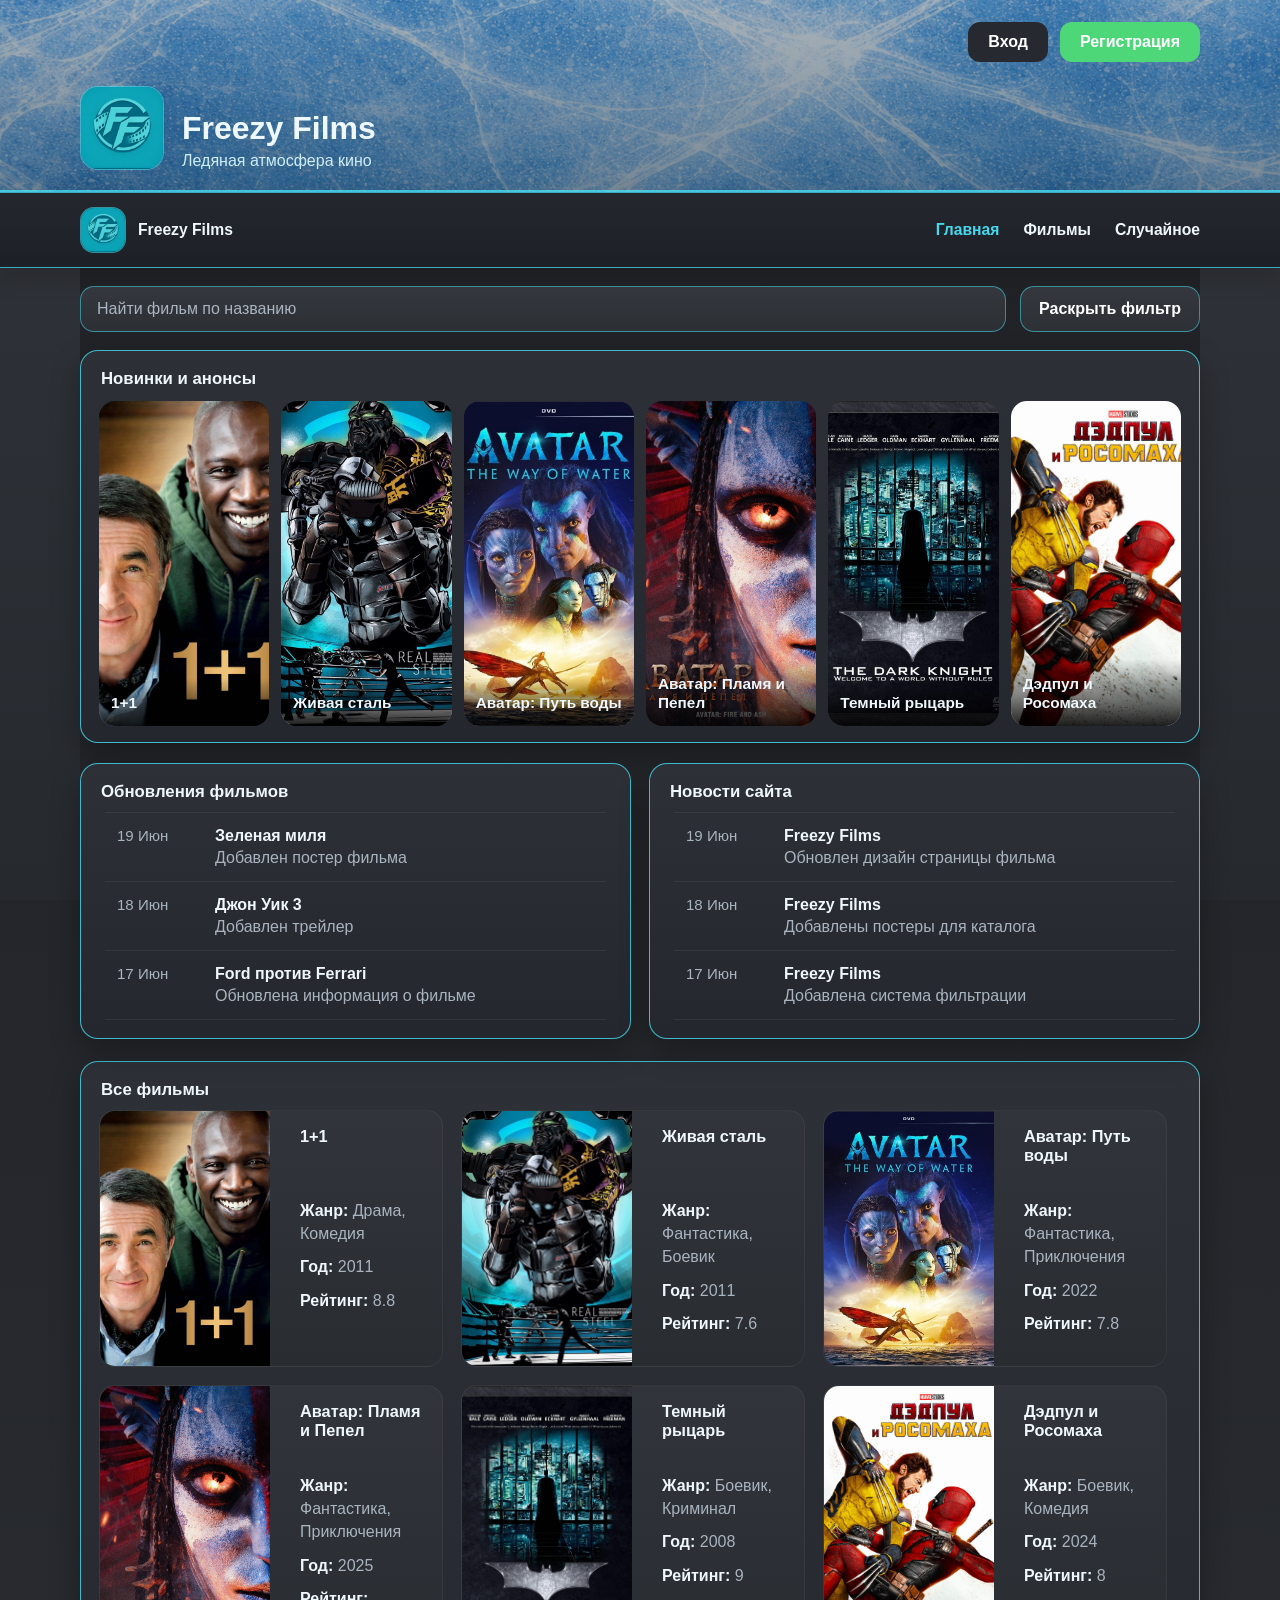
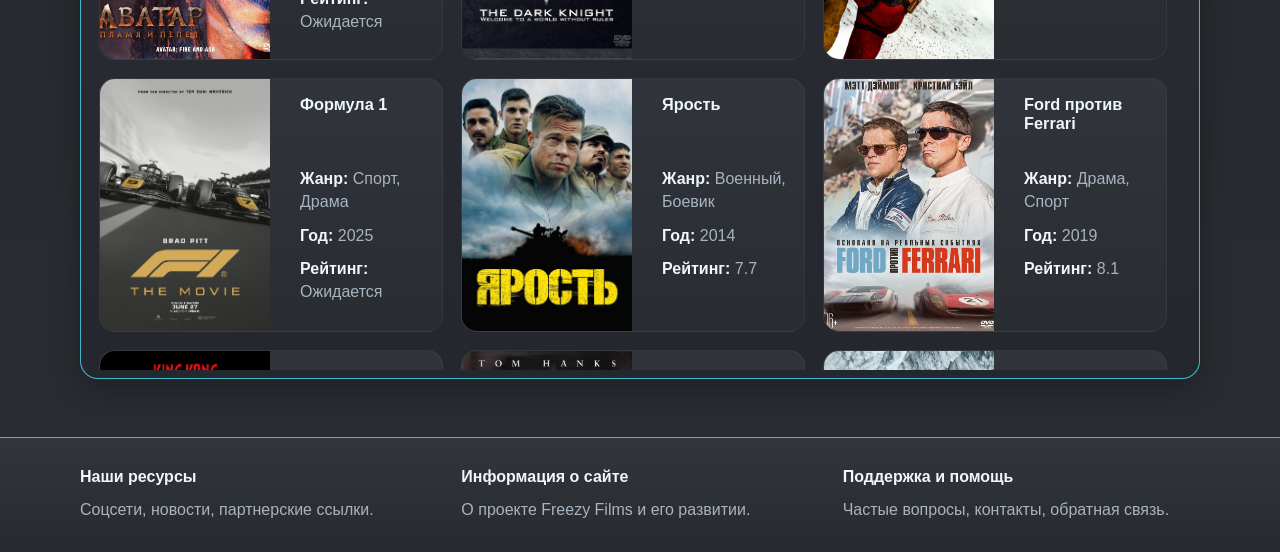
<file: index.html>
<!DOCTYPE html>
<html lang="ru">
<head>
  <meta charset="UTF-8" />
  <meta name="viewport" content="width=device-width, initial-scale=1.0" />
  <title>Freezy Films — Главная</title>
  <link rel="stylesheet" href="style.css" />
</head>
<body>
  <div class="page-layout">
    <header class="top-banner">
      <div class="container top-banner__inner">
        <div class="top-banner__auth">
          <a class="auth-button auth-button--login" href="index.html">Вход</a>
          <a class="auth-button auth-button--register" href="index.html">Регистрация</a>
        </div>

        <div class="top-banner__brand">
          <div class="brand-logo brand-logo--large">
            <img src="logo.png" alt="Логотип Freezy Films" />
          </div>

          <div class="brand-text">
            <h1 class="brand-text__title">Freezy Films</h1>
            <p class="brand-text__subtitle">Ледяная атмосфера кино</p>
          </div>
        </div>
      </div>
    </header>

    <div class="top-navbar">
      <div class="container top-navbar__inner">
        <div class="top-navbar__brand">
          <div class="brand-logo brand-logo--small">
            <img src="logo.png" alt="Логотип Freezy Films" />
          </div>
          <span class="top-navbar__brand-name">Freezy Films</span>
        </div>

        <nav class="main-navigation">
  <a class="main-navigation__link main-navigation__link--active" href="index.html">Главная</a>
  <a class="main-navigation__link" href="movie.html">Фильмы</a>
  <a
    class="main-navigation__link"
    href="#"
    id="randomMovieBtn"
>
    Случайное
</a>
</nav>
      </div>
    </div>

    <div class="floating-header" id="floatingHeader">
      <div class="container floating-header__inner">
        <div class="floating-header__brand">
          <div class="brand-logo brand-logo--small">
            <img src="logo.png" alt="Логотип Freezy Films" />
          </div>
          <span class="floating-header__brand-name">Freezy Films</span>
        </div>

        <input
          id="headerSearchInput"
          class="search-input search-input--compact"
          type="text"
          placeholder="Найти фильм"
        />

        <nav class="floating-navigation">
  <a class="floating-navigation__link floating-navigation__link--active" href="index.html">Главная</a>
  <a class="floating-navigation__link" href="movie.html">Фильмы</a>
  <a
    class="floating-navigation__link"
    href="#"
    id="randomMovieBtnFloat"
>
    Случайное
</a>
</nav>

        <div class="floating-header__auth">
          <a class="auth-button auth-button--login auth-button--compact" href="index.html">Вход</a>
          <a class="auth-button auth-button--register auth-button--compact" href="index.html">Регистрация</a>
        </div>
      </div>
    </div>

    <main class="container main-content">
      <section class="search-panel">
        <div class="search-panel__row">
          <input
    id="searchInput"
    class="search-panel__input"
    type="text"
    placeholder="Найти фильм по названию"
/>

          <div class="filter-box">
            <button class="search-panel__button" id="filterToggle" type="button">
              Раскрыть фильтр
            </button>

            <div class="filter-popup" id="filterPanel">
              <div class="filter-popup__header">РАСКРЫТЬ ФИЛЬТР</div>

              <div class="filter-popup__body">
                <div class="filter-group">
                  <label class="filter-label">Выбрать жанры</label>
                  <div class="multi-select" data-filter="includeGenres">
                    <button class="multi-select__trigger" type="button">
                      <span class="multi-select__text">По каким жанрам искать</span>
                      <span class="multi-select__icon">+</span>
                    </button>
                    <div class="multi-select__dropdown">
                      <label><input type="checkbox" value="Боевик"> Боевик</label>
                      <label><input type="checkbox" value="Драма"> Драма</label>
                      <label><input type="checkbox" value="Комедия"> Комедия</label>
                      <label><input type="checkbox" value="Фантастика"> Фантастика</label>
                      <label><input type="checkbox" value="Триллер"> Триллер</label>
                      <label><input type="checkbox" value="Ужасы"> Ужасы</label>
                      <label><input type="checkbox" value="Детектив"> Детектив</label>
                      <label><input type="checkbox" value="Фэнтези"> Фэнтези</label>
                      <label><input type="checkbox" value="Приключения"> Приключения</label>
                      <label><input type="checkbox" value="Спорт"> Спорт</label>
                      <label><input type="checkbox" value="Военный"> Военный</label>
                      <label><input type="checkbox" value="Криминал"> Криминал</label>
                      <label><input type="checkbox" value="Вестерн"> Вестерн</label>
                      <label><input type="checkbox" value="Семейный"> Семейный</label>
                      <label><input type="checkbox" value="Мелодрама"> Мелодрама</label>
                    </div>
                  </div>
                </div>

                <div class="filter-group">
                  <label class="filter-label">Исключить жанры</label>
                  <div class="multi-select" data-filter="excludeGenres">
                    <button class="multi-select__trigger" type="button">
                      <span class="multi-select__text">Какие жанры исключить</span>
                      <span class="multi-select__icon">+</span>
                    </button>
                    <div class="multi-select__dropdown">
                      <label><input type="checkbox" value="Боевик"> Боевик</label>
                      <label><input type="checkbox" value="Драма"> Драма</label>
                      <label><input type="checkbox" value="Комедия"> Комедия</label>
                      <label><input type="checkbox" value="Фантастика"> Фантастика</label>
                      <label><input type="checkbox" value="Триллер"> Триллер</label>
                      <label><input type="checkbox" value="Ужасы"> Ужасы</label>
                      <label><input type="checkbox" value="Детектив"> Детектив</label>
                      <label><input type="checkbox" value="Фэнтези"> Фэнтези</label>
                      <label><input type="checkbox" value="Приключения"> Приключения</label>
                      <label><input type="checkbox" value="Спорт"> Спорт</label>
                      <label><input type="checkbox" value="Военный"> Военный</label>
                      <label><input type="checkbox" value="Криминал"> Криминал</label>
                      <label><input type="checkbox" value="Вестерн"> Вестерн</label>
                      <label><input type="checkbox" value="Семейный"> Семейный</label>
                      <label><input type="checkbox" value="Мелодрама"> Мелодрама</label>
                    </div>
                  </div>
                </div>

                <div class="filter-group">
                  <label class="filter-label">Статус</label>
                  <select class="filter-select" id="statusFilter">
                    <option value="">Статус</option>
                    <option value="Вышел">Вышел</option>
                    <option value="Анонс">Анонс</option>
                  </select>
                </div>

                <div class="filter-group">
                  <label class="filter-label">Год</label>
                  <div class="year-range">
                    <input class="filter-input" type="number" id="yearFrom" placeholder="от">
                    <input class="filter-input" type="number" id="yearTo" placeholder="до">
                  </div>
                </div>

                <div class="filter-group">
                  <label class="filter-label">Сортировать по</label>
                  <select class="filter-select" id="sortFilter">
                    <option value="relevance">Релевантности</option>
                    <option value="title">Названию (А-Я)</option>
                    <option value="year">Дате выхода</option>
                    <option value="rating">Рейтингу</option>
                  </select>
                </div>

                <div class="filter-actions">
                  <button class="filter-actions__apply" id="filterApply" type="button">ИСКАТЬ</button>
                  <button class="filter-actions__small" id="filterReset" type="button">✕</button>
                </div>
              </div>
            </div>
          </div>
        </div>
      </section>

      <section class="content-panel hero-panel">
        <div class="section-header">
          <h2 class="section-header__title">Новинки и анонсы</h2>
        </div>

        <div class="hero-panel__grid"
     id="heroTrack">
</div>
      </section>

      <section class="updates-layout">
        <section class="content-panel updates-panel">
          <div class="section-header section-header--small">
    <h3 class="section-header__title">
        Обновления фильмов
    </h3>
</div>
<ul class="updates-list">
<li class="updates-list__item">
    <span class="updates-list__date">19 Июн</span>
    <div class="updates-list__content">
        <strong>Зеленая миля</strong>
        <p>Добавлен постер фильма</p>
    </div>
</li>

<li class="updates-list__item">
    <span class="updates-list__date">18 Июн</span>
    <div class="updates-list__content">
        <strong>Джон Уик 3</strong>
        <p>Добавлен трейлер</p>
    </div>
</li>

<li class="updates-list__item">
    <span class="updates-list__date">17 Июн</span>
    <div class="updates-list__content">
        <strong>Ford против Ferrari</strong>
        <p>Обновлена информация о фильме</p>
    </div>
</li>

<li class="updates-list__item">
    <span class="updates-list__date">16 Июн</span>
    <div class="updates-list__content">
        <strong>Ярость</strong>
        <p>Добавлено описание фильма</p>
    </div>
</li>
<li class="updates-list__item">
    <span class="updates-list__date">15 Июн</span>
    <div class="updates-list__content">
        <strong>Т-34</strong>
        <p>Добавлен трейлер</p>
    </div>
</li>

<li class="updates-list__item">
    <span class="updates-list__date">14 Июн</span>
    <div class="updates-list__content">
        <strong>Вонка</strong>
        <p>Обновлено описание фильма</p>
    </div>
</li>

<li class="updates-list__item">
    <span class="updates-list__date">13 Июн</span>
    <div class="updates-list__content">
        <strong>Warcraft</strong>
        <p>Добавлен постер фильма</p>
    </div>
</li>

<li class="updates-list__item">
    <span class="updates-list__date">12 Июн</span>
    <div class="updates-list__content">
        <strong>Моана</strong>
        <p>Добавлена страница фильма</p>
    </div>
</li>

</ul>
        </section>

        <section class="content-panel updates-panel">
          <div class="section-header section-header--small">
    <h3 class="section-header__title">
        Новости сайта
    </h3>
</div>
<ul class="updates-list">
<li class="updates-list__item">
    <span class="updates-list__date">19 Июн</span>
    <div class="updates-list__content">
        <strong>Freezy Films</strong>
        <p>Обновлен дизайн страницы фильма</p>
    </div>
</li>

<li class="updates-list__item">
    <span class="updates-list__date">18 Июн</span>
    <div class="updates-list__content">
        <strong>Freezy Films</strong>
        <p>Добавлены постеры для каталога</p>
    </div>
</li>

<li class="updates-list__item">
    <span class="updates-list__date">17 Июн</span>
    <div class="updates-list__content">
        <strong>Freezy Films</strong>
        <p>Добавлена система фильтрации</p>
    </div>
</li>

<li class="updates-list__item">
    <span class="updates-list__date">16 Июн</span>
    <div class="updates-list__content">
        <strong>Freezy Films</strong>
        <p>Настроена навигация между страницами</p>
    </div>
</li>
<li class="updates-list__item">
    <span class="updates-list__date">15 Июн</span>
    <div class="updates-list__content">
        <strong>Freezy Films</strong>
        <p>Оптимизирована скорость загрузки страниц</p>
    </div>
</li>

<li class="updates-list__item">
    <span class="updates-list__date">14 Июн</span>
    <div class="updates-list__content">
        <strong>Freezy Films</strong>
        <p>Улучшен адаптивный интерфейс для мобильных устройств</p>
    </div>
</li>
<li class="updates-list__item">
    <span class="updates-list__date">13 Июн</span>
    <div class="updates-list__content">
        <strong>Freezy Films</strong>
        <p>Добавлена поддержка каталога из 30 фильмов</p>
    </div>
</li>

</ul>
        </section>
      </section>

      <section class="content-panel catalog-panel">
        <div class="section-header section-header--small">
          <h2 class="section-header__title">Все фильмы</h2>
        </div>

        <div class="catalog-scroll">
          <div class="catalog-grid" id="moviesGrid"></div>
        </div>
      </section>
    </main>

    <footer class="site-footer">
      <div class="site-footer__inner">
        <div class="site-footer__column">
          <h4>Наши ресурсы</h4>
          <p>Соцсети, новости, партнерские ссылки.</p>
        </div>

        <div class="site-footer__column">
          <h4>Информация о сайте</h4>
          <p>О проекте Freezy Films и его развитии.</p>
        </div>

        <div class="site-footer__column">
          <h4>Поддержка и помощь</h4>
          <p>Частые вопросы, контакты, обратная связь.</p>
        </div>
      </div>
    </footer>
  </div>

<script src="movies-data.js"></script>
<script src="script.js"></script>
<script src="movie.js"></script>
</body>
</html>
</file>
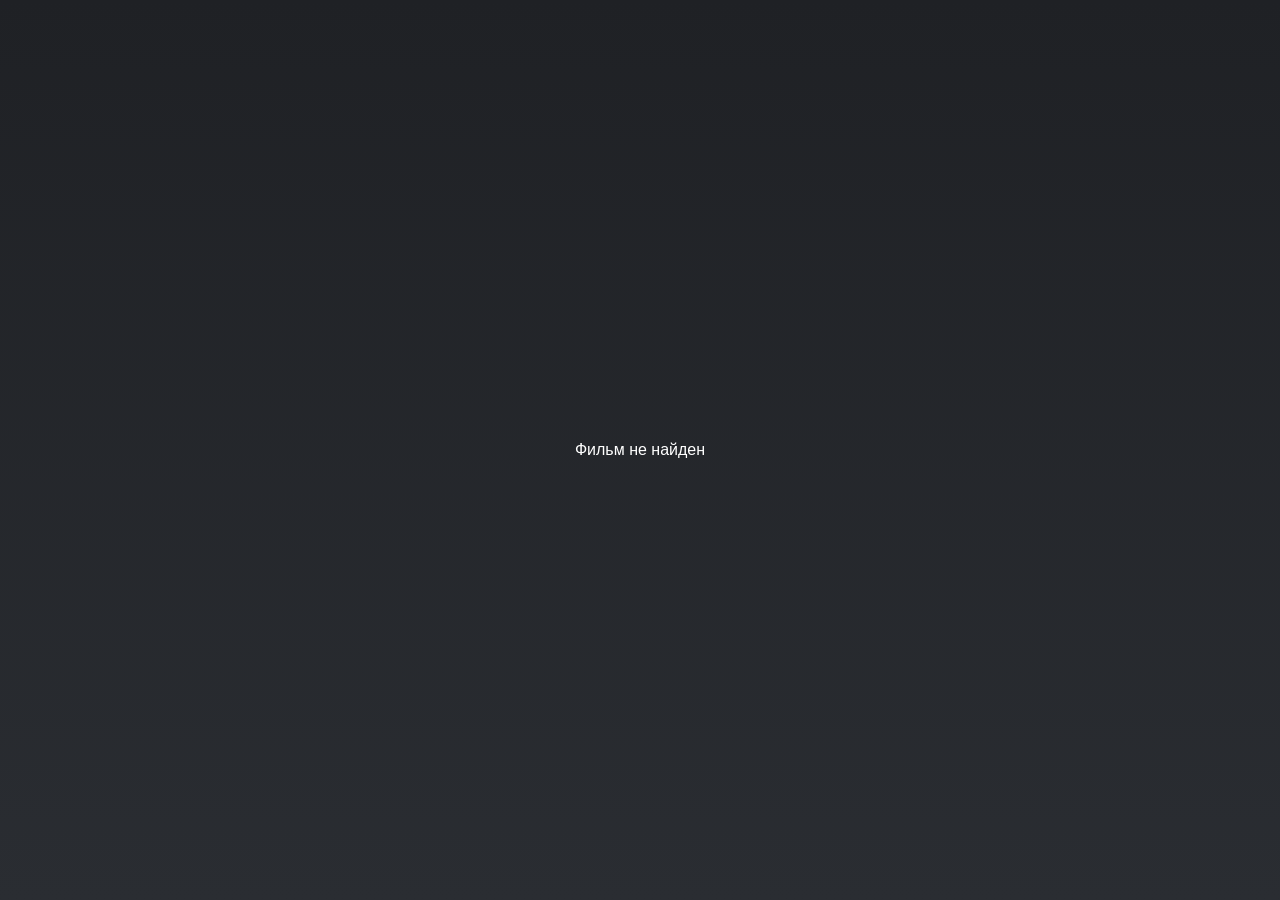
<file: film.html>
<!DOCTYPE html>
<html lang="ru">
<head>
  <meta charset="UTF-8" />
  <meta name="viewport" content="width=device-width, initial-scale=1.0" />
  <title>Freezy Films — Главная</title>
  <link rel="stylesheet" href="style.css" />
  <script src="movies-data.js"></script>
</head>
<body>
  <div class="page-layout">
    <header class="top-banner">
      <div class="container top-banner__inner">
        <div class="top-banner__auth">
          <a class="auth-button auth-button--login" href="index.html">Вход</a>
          <a class="auth-button auth-button--register" href="index.html">Регистрация</a>
        </div>

        <div class="top-banner__brand">
          <div class="brand-logo brand-logo--large">
            <img src="logo.png" alt="Логотип Freezy Films" />
          </div>

          <div class="brand-text">
            <h1 class="brand-text__title">Freezy Films</h1>
            <p class="brand-text__subtitle">Ледяная атмосфера кино</p>
          </div>
        </div>
      </div>
    </header>

    <div class="top-navbar">
      <div class="container top-navbar__inner">
        <div class="top-navbar__brand">
          <div class="brand-logo brand-logo--small">
            <img src="logo.png" alt="Логотип Freezy Films" />
          </div>
          <span class="top-navbar__brand-name">Freezy Films</span>
        </div>

        <nav class="main-navigation">
  <a class="main-navigation__link" href="index.html">Главная</a>
  <a class="main-navigation__link" href="movie.html">Фильмы</a>
  <a
    class="main-navigation__link"
    href="#"
    id="randomMovieBtn"
>
    Случайное
</a>
</nav>
      </div>
    </div>

    <div class="floating-header" id="floatingHeader">
      <div class="container floating-header__inner">
        <div class="floating-header__brand">
          <div class="brand-logo brand-logo--small">
            <img src="logo.png" alt="Логотип Freezy Films" />
          </div>
          <span class="floating-header__brand-name">Freezy Films</span>
        </div>

        <input
          class="search-input search-input--compact"
          type="text"
          placeholder="Найти фильм"
        />

        <nav class="floating-navigation">
  <a class="floating-navigation__link" href="index.html">Главная</a>
  <a class="floating-navigation__link" href="movie.html">Фильмы</a>
  <a
    class="floating-navigation__link"
    href="#"
    id="randomMovieBtnFloat"
>
    Случайное
</a>
</nav>

        <div class="floating-header__auth">
          <a class="auth-button auth-button--login auth-button--compact" href="index.html">Вход</a>
          <a class="auth-button auth-button--register auth-button--compact" href="index.html">Регистрация</a>
        </div>
      </div>
    </div>

    <main class="container main-content">
      
<section class="film-page">

    <div class="film-page__poster">
        <img id="filmPoster">
    </div>

    <div class="film-page__info">

        <h1 id="filmTitle" class="film-page__title"></h1>

        <div class="film-page__meta">

            <div class="film-page__meta-item">
                Год:
                <span id="filmYear"></span>
            </div>

            <div class="film-page__meta-item">
                Жанр:
                <span id="filmGenre"></span>
            </div>

            <div class="film-page__meta-item">
                Рейтинг:
                <span id="filmRating"></span>
            </div>
            <div class="film-page__meta-item">
                Статус:
            <span id="filmStatus"></span>
            </div>

        </div>

        <div id="filmDescription"
             class="film-page__description">
        </div>

        <button class="watch-button" id="watchBtn">
    Смотреть фильм
        </button>
        <div class="video-player" id="playerSection">

    <h2 class="video-player__title">
        Онлайн просмотр
    </h2>

    <video
        id="filmTrailer"
        class="video-player__video"
        controls
        preload="metadata"
    >
        Ваш браузер не поддерживает видео.
    </video>

</div>

    </div>

</section>
<section class="content-panel catalog-panel">

    <div class="section-header section-header--small">
        <h2 class="section-header__title">
            Похожие фильмы
        </h2>
    </div>

    <div class="similar-movies-slider" id="similarMovies">
</div>

</section>
            </main>
    <footer class="site-footer">
      <div class="site-footer__inner">
        <div class="site-footer__column">
          <h4>Наши ресурсы</h4>
          <p>Соцсети, новости, партнерские ссылки.</p>
        </div>

        <div class="site-footer__column">
          <h4>Информация о сайте</h4>
          <p>О проекте Freezy Films и его развитии.</p>
        </div>

        <div class="site-footer__column">
          <h4>Поддержка и помощь</h4>
          <p>Частые вопросы, контакты, обратная связь.</p>
        </div>
      </div>
    </footer>
  </div>

  <script src="script.js"></script>
  <script src="movies-data.js"></script>
<script src="film.js"></script>
</body>
</html>
</file>
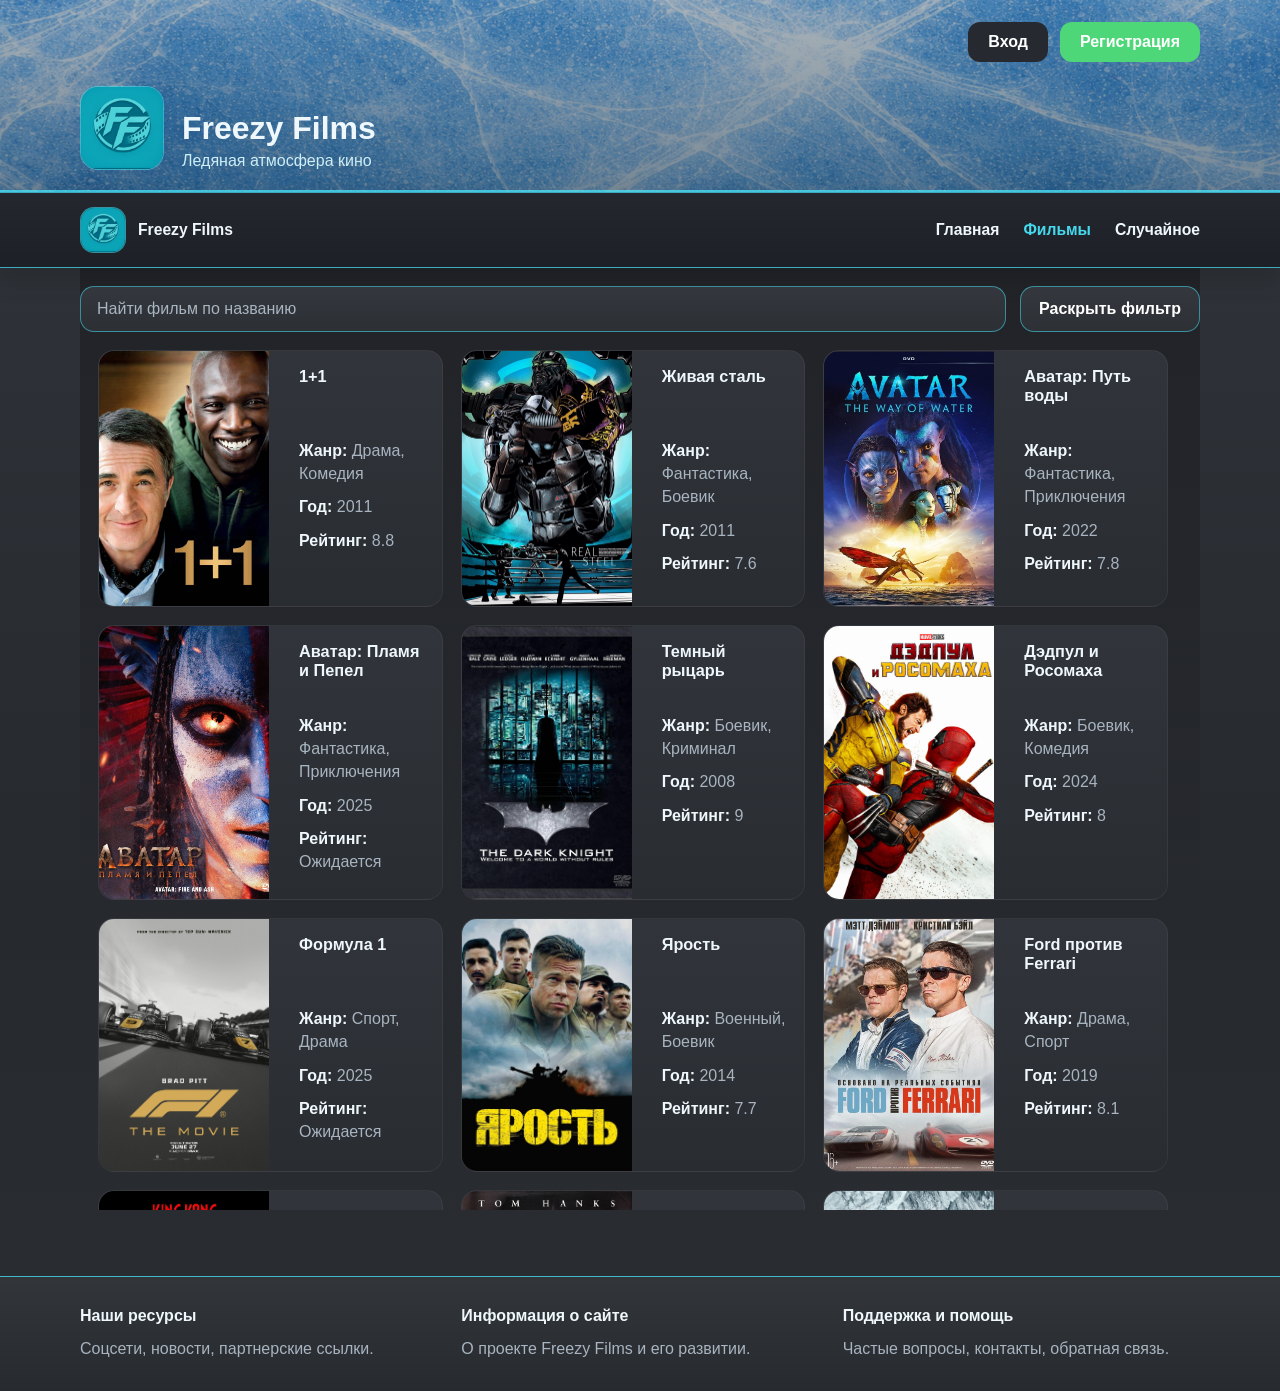
<file: movie.html>
<!DOCTYPE html>
<html lang="ru">
<head>
  <meta charset="UTF-8" />
  <meta name="viewport" content="width=device-width, initial-scale=1.0" />
  <title>Freezy Films — Главная</title>
  <link rel="stylesheet" href="style.css" />
</head>
<body>
  <div class="page-layout">
    <header class="top-banner">
      <div class="container top-banner__inner">
        <div class="top-banner__auth">
          <a class="auth-button auth-button--login" href="index.html">Вход</a>
          <a class="auth-button auth-button--register" href="index.html">Регистрация</a>
        </div>

        <div class="top-banner__brand">
          <div class="brand-logo brand-logo--large">
            <img src="logo.png" alt="Логотип Freezy Films" />
          </div>

          <div class="brand-text">
            <h1 class="brand-text__title">Freezy Films</h1>
            <p class="brand-text__subtitle">Ледяная атмосфера кино</p>
          </div>
        </div>
      </div>
    </header>

    <div class="top-navbar">
      <div class="container top-navbar__inner">
        <div class="top-navbar__brand">
          <div class="brand-logo brand-logo--small">
            <img src="logo.png" alt="Логотип Freezy Films" />
          </div>
          <span class="top-navbar__brand-name">Freezy Films</span>
        </div>

        <nav class="main-navigation">
  <a class="main-navigation__link" href="index.html">Главная</a>
  <a class="main-navigation__link main-navigation__link--active " href="movie.html">Фильмы</a>
  <a
    class="main-navigation__link"
    href="#"
    id="randomMovieBtn"
>
    Случайное
</a>
</nav>
      </div>
    </div>

    <div class="floating-header" id="floatingHeader">
      <div class="container floating-header__inner">
        <div class="floating-header__brand">
          <div class="brand-logo brand-logo--small">
            <img src="logo.png" alt="Логотип Freezy Films" />
          </div>
          <span class="floating-header__brand-name">Freezy Films</span>
        </div>

        <input
          id="headerSearchInput"
          class="search-input search-input--compact"
          type="text"
          placeholder="Найти фильм"
        />

        <nav class="floating-navigation">
  <a class="floating-navigation__link" href="index.html">Главная</a>
  <a class="floating-navigation__link main-navigation__link--active" href="movie.html">Фильмы</a>
  <a
    class="floating-navigation__link"
    href="#"
    id="randomMovieBtnFloat"
>
    Случайное
</a>
</nav>

        <div class="floating-header__auth">
          <a class="auth-button auth-button--login auth-button--compact" href="index.html">Вход</a>
          <a class="auth-button auth-button--register auth-button--compact" href="index.html">Регистрация</a>
        </div>
      </div>
    </div>

    <main class="container main-content">
      <section class="search-panel">
        <div class="search-panel__row">
          <input
    id="searchInput"
    class="search-panel__input"
    type="text"
    placeholder="Найти фильм по названию"
    />
          <div class="filter-box">
            <button class="search-panel__button" id="filterToggle" type="button">
              Раскрыть фильтр
            </button>

            <div class="filter-popup" id="filterPanel">
              <div class="filter-popup__header">РАСКРЫТЬ ФИЛЬТР</div>

              <div class="filter-popup__body">
                <div class="filter-group">
                  <label class="filter-label">Выбрать жанры</label>
                  <div class="multi-select" data-filter="includeGenres">
                    <button class="multi-select__trigger" type="button">
                      <span class="multi-select__text">По каким жанрам искать</span>
                      <span class="multi-select__icon">+</span>
                    </button>
                    <div class="multi-select__dropdown">
                      <label><input type="checkbox" value="Боевик"> Боевик</label>
                      <label><input type="checkbox" value="Драма"> Драма</label>
                      <label><input type="checkbox" value="Комедия"> Комедия</label>
                      <label><input type="checkbox" value="Фантастика"> Фантастика</label>
                      <label><input type="checkbox" value="Триллер"> Триллер</label>
                      <label><input type="checkbox" value="Ужасы"> Ужасы</label>
                      <label><input type="checkbox" value="Детектив"> Детектив</label>
                      <label><input type="checkbox" value="Фэнтези"> Фэнтези</label>
                      <label><input type="checkbox" value="Приключения"> Приключения</label>
                      <label><input type="checkbox" value="Спорт"> Спорт</label>
                      <label><input type="checkbox" value="Военный"> Военный</label>
                      <label><input type="checkbox" value="Криминал"> Криминал</label>
                      <label><input type="checkbox" value="Вестерн"> Вестерн</label>
                      <label><input type="checkbox" value="Семейный"> Семейный</label>
                      <label><input type="checkbox" value="Мелодрама"> Мелодрама</label>
                    </div>
                  </div>
                </div>

                <div class="filter-group">
                  <label class="filter-label">Исключить жанры</label>
                  <div class="multi-select" data-filter="excludeGenres">
                    <button class="multi-select__trigger" type="button">
                      <span class="multi-select__text">Какие жанры исключить</span>
                      <span class="multi-select__icon">+</span>
                    </button>
                    <div class="multi-select__dropdown">
                      <label><input type="checkbox" value="Боевик"> Боевик</label>
                      <label><input type="checkbox" value="Драма"> Драма</label>
                      <label><input type="checkbox" value="Комедия"> Комедия</label>
                      <label><input type="checkbox" value="Фантастика"> Фантастика</label>
                      <label><input type="checkbox" value="Триллер"> Триллер</label>
                      <label><input type="checkbox" value="Ужасы"> Ужасы</label>
                      <label><input type="checkbox" value="Детектив"> Детектив</label>
                      <label><input type="checkbox" value="Фэнтези"> Фэнтези</label>
                      <label><input type="checkbox" value="Приключения"> Приключения</label>
                      <label><input type="checkbox" value="Спорт"> Спорт</label>
                      <label><input type="checkbox" value="Военный"> Военный</label>
                      <label><input type="checkbox" value="Криминал"> Криминал</label>
                      <label><input type="checkbox" value="Вестерн"> Вестерн</label>
                      <label><input type="checkbox" value="Семейный"> Семейный</label>
                      <label><input type="checkbox" value="Мелодрама"> Мелодрама</label>
                    </div>
                  </div>
                </div>

                <div class="filter-group">
                  <label class="filter-label">Статус</label>
                  <select class="filter-select" id="statusFilter">
                    <option value="">Статус</option>
                    <option value="Вышел">Вышел</option>
                    <option value="Анонс">Анонс</option>
                  </select>
                </div>

                <div class="filter-group">
                  <label class="filter-label">Год</label>
                  <div class="year-range">
                    <input class="filter-input" type="number" id="yearFrom" placeholder="от">
                    <input class="filter-input" type="number" id="yearTo" placeholder="до">
                  </div>
                </div>

                <div class="filter-group">
                  <label class="filter-label">Сортировать по</label>
                  <select class="filter-select" id="sortFilter">
                    <option value="relevance">Релевантности</option>
                    <option value="title">Названию (А-Я)</option>
                    <option value="year">Дате выхода</option>
                    <option value="rating">Рейтингу</option>
                  </select>
                </div>

                <div class="filter-actions">
                  <button class="filter-actions__apply" id="filterApply" type="button">ИСКАТЬ</button>
                  <button class="filter-actions__small" id="filterReset" type="button">✕</button>
                </div>
              </div>
            </div>
          </div>
        </div>
      </section>
<div class="catalog-scroll">
    <div class="catalog-grid" id="moviesGrid">
    </div>
</div>
        </main>
    <footer class="site-footer">
      <div class="site-footer__inner">
        <div class="site-footer__column">
          <h4>Наши ресурсы</h4>
          <p>Соцсети, новости, партнерские ссылки.</p>
        </div>

        <div class="site-footer__column">
          <h4>Информация о сайте</h4>
          <p>О проекте Freezy Films и его развитии.</p>
        </div>

        <div class="site-footer__column">
          <h4>Поддержка и помощь</h4>
          <p>Частые вопросы, контакты, обратная связь.</p>
        </div>
      </div>
    </footer>
  </div>

  <script src="script.js"></script>
<script src="movies-data.js"></script>
<script src="movie.js"></script>
</body>
</html>
</file>
<file: style.css>
:root {
  --accent: #45d9ee;
  --accent-soft: rgba(69, 217, 238, 0.14);
  --bg-dark: #1f2227;
  --bg-mid: #2a2d33;
  --border: rgba(69, 217, 238, 0.82);
  --muted: #a8b4bf;
  --panel: #2d3036;
  --panel-dark: #24272d;
  --success: #4dd778;
  --text: #eef7fb;
  --content-width: 1120px;
  --shadow-main: 0 12px 30px rgba(0, 0, 0, 0.28);
}

* {
  box-sizing: border-box;
}

html {
  scroll-behavior: smooth;
}

body {
  margin: 0;
  background: linear-gradient(180deg, #1f2125 0%, #2a2d32 100%);
  color: var(--text);
  font-family: Inter, Arial, sans-serif;
}

a {
  color: inherit;
  text-decoration: none;
}

button,
input,
select {
  font: inherit;
}

img {
  display: block;
  max-width: 100%;
}

.container {
  width: min(var(--content-width), calc(100vw - 32px));
  margin: 0 auto;
}

.page-layout {
  min-height: 100vh;
  display: flex;
  flex-direction: column;
  overflow-x: hidden;
  position: relative;
}

.page-layout::before,
.page-layout::after {
  content: "";
  position: fixed;
  top: 0;
  bottom: 0;
  width: max(0px, calc((100vw - var(--content-width)) / 2));
  background: linear-gradient(180deg, #31343a 0%, #26292e 100%);
  z-index: -1;
}

.page-layout::before {
  left: 0;
}

.page-layout::after {
  right: 0;
}

.auth-button {
  display: inline-flex;
  align-items: center;
  justify-content: center;
  border: 0;
  border-radius: 12px;
  color: #fff;
  cursor: pointer;
  font-weight: 700;
  padding: 11px 20px;
}

.auth-button--login {
  background: #262a30;
}

.auth-button--register {
  background: var(--success);
}

.auth-button--compact {
  padding: 8px 14px;
}

.brand-logo {
  display: flex;
  align-items: center;
  justify-content: center;
  overflow: hidden;
  background: rgba(69, 217, 238, 0.12);
  border: 1px solid rgba(69, 217, 238, 0.55);
}

.brand-logo--large {
  width: 84px;
  height: 84px;
  border-radius: 18px;
}

.brand-logo--small {
  width: 46px;
  height: 46px;
  border-radius: 14px;
  flex-shrink: 0;
}

.brand-text__title {
  margin: 0 0 8px;
  font-size: 2rem;
  line-height: 1;
  font-weight: 800;
}

.brand-text__subtitle {
  margin: 0;
  color: #d5f4fb;
  opacity: 0.96;
}

.top-banner {
  background:
    linear-gradient(rgba(12, 41, 63, 0.35), rgba(12, 41, 63, 0.55)),
    url("ice-bg.png") center/cover no-repeat;
  border-bottom: 2px solid var(--border);
  min-height: 190px;
}

.top-banner__inner {
  min-height: 190px;
}

.top-banner__auth {
  display: flex;
  justify-content: flex-end;
  gap: 12px;
  padding-top: 22px;
}

.top-banner__brand {
  display: flex;
  align-items: flex-end;
  gap: 18px;
  padding-top: 24px;
  padding-bottom: 18px;
}

.top-navbar {
  background: linear-gradient(180deg, #24282e 0%, #1d2127 100%);
  border-top: 1px solid rgba(69, 217, 238, 0.75);
  border-bottom: 1px solid rgba(69, 217, 238, 0.75);
  box-shadow: 0 10px 24px rgba(0, 0, 0, 0.14);
}

.top-navbar__inner {
  min-height: 74px;
  display: flex;
  align-items: center;
  justify-content: space-between;
  gap: 24px;
}

.top-navbar__brand {
  display: flex;
  align-items: center;
  gap: 12px;
}

.top-navbar__brand-name {
  font-size: 0.98rem;
  font-weight: 700;
  white-space: nowrap;
}

.main-navigation {
  display: flex;
  align-items: center;
  justify-content: flex-end;
  flex-wrap: wrap;
  gap: 24px;
}

.main-navigation__link {
  font-size: 0.98rem;
  font-weight: 700;
  padding: 6px 0;
}

.main-navigation__link--active,
.main-navigation__link:hover {
  color: var(--accent);
}

.main-content {
  padding: 18px 0 30px;
  flex: 1;
}

.search-panel {
  margin-bottom: 18px;
}

.search-panel__row {
  display: grid;
  grid-template-columns: 1fr 180px;
  gap: 14px;
  align-items: start;
}

.search-panel__input {
  width: 100%;
  min-width: 0;
  height: 46px;
  padding: 0 16px;
  color: #fff;
  border: 1px solid rgba(69, 217, 238, 0.55);
  border-radius: 14px;
  background: linear-gradient(180deg, #34373d 0%, #2c2f34 100%);
}

.search-panel__input::placeholder {
  color: #a9b5c0;
}

.search-panel__button {
  width: 100%;
  height: 46px;
  min-width: 180px;
  padding: 0 18px;
  border: 1px solid rgba(69, 217, 238, 0.55);
  border-radius: 14px;
  background: linear-gradient(180deg, #34373d 0%, #2d3035 100%);
  color: #fff;
  cursor: pointer;
  font-weight: 700;
}

.filter-box {
  position: relative;
}

.filter-popup {
  position: absolute;
  top: calc(100% + 10px);
  right: 0;
  width: 320px;
  display: none;
  z-index: 50;
  background: linear-gradient(180deg, #3a3a3a 0%, #2e2e2e 100%);
  border: 1px solid rgba(255, 255, 255, 0.08);
  border-radius: 6px;
  overflow: hidden;
  box-shadow: 0 14px 34px rgba(0, 0, 0, 0.4);
}

.filter-popup.is-open {
  display: block;
}

.filter-popup__header {
  padding: 14px 16px;
  text-align: center;
  font-weight: 700;
  font-size: 0.95rem;
  color: #efefef;
  border-bottom: 1px solid rgba(255, 255, 255, 0.08);
}

.filter-popup__body {
  padding: 14px;
}

.filter-group {
  margin-bottom: 12px;
}

.filter-label {
  display: block;
  margin-bottom: 6px;
  color: #f0f0f0;
  font-weight: 700;
}

.multi-select {
  position: relative;
}

.multi-select__trigger {
  width: 100%;
  height: 38px;
  border: 1px solid rgba(255, 255, 255, 0.12);
  border-radius: 6px;
  background: linear-gradient(180deg, #252525 0%, #1d1d1d 100%);
  color: #d6d6d6;
  display: flex;
  align-items: center;
  justify-content: space-between;
  padding: 0 12px;
  cursor: pointer;
}

.multi-select__dropdown {
  display: none;
  margin-top: 6px;
  padding: 10px;
  background: #222;
  border: 1px solid rgba(255, 255, 255, 0.08);
  border-radius: 6px;
  max-height: 180px;
  overflow-y: auto;
}

.multi-select.is-open .multi-select__dropdown {
  display: grid;
  gap: 8px;
}

.multi-select__dropdown label {
  display: flex;
  align-items: center;
  gap: 8px;
  color: #eee;
  font-size: 0.94rem;
}

.filter-select,
.filter-input {
  width: 100%;
  height: 38px;
  border: 1px solid rgba(255, 255, 255, 0.12);
  border-radius: 6px;
  background: linear-gradient(180deg, #252525 0%, #1d1d1d 100%);
  color: #e8e8e8;
  padding: 0 12px;
  outline: none;
}

.filter-select option {
  background: #4a4a4a;
  color: #ffffff;
}

.year-range {
  display: grid;
  grid-template-columns: 1fr 1fr;
  gap: 8px;
}

.filter-actions {
  display: grid;
  grid-template-columns: 1fr 42px;
  gap: 8px;
  margin-top: 16px;
}

.filter-actions__small,
.filter-actions__apply {
  height: 40px;
  border: 0;
  border-radius: 4px;
  cursor: pointer;
  font-weight: 700;
}

.filter-actions__small {
  background: #5a5a5a;
  color: #fff;
}

.filter-actions__apply {
  background: #45d97b;
  color: #fff;
}

.content-panel {
  background: linear-gradient(180deg, var(--panel) 0%, var(--panel-dark) 100%);
  border: 1px solid var(--border);
  border-radius: 18px;
  box-shadow: var(--shadow-main);
}

.section-header {
  display: flex;
  align-items: center;
  justify-content: space-between;
  gap: 16px;
  padding: 18px 20px 12px;
}

.section-header--small {
  padding-bottom: 10px;
}

.section-header__title {
  margin: 0;
  font-size: 1.05rem;
}

.section-header__link {
  color: var(--accent);
  font-weight: 600;
}

.hero-panel {
  padding-bottom: 16px;
}

.hero-panel__grid {
  display: grid;
  grid-template-columns: repeat(6, 1fr);
  gap: 12px;
  padding: 0 18px;
}

.hero-card {
  position: relative;
  min-height: 325px;
  overflow: hidden;
  border-radius: 16px;
  background: #1d2024;
  text-decoration: none;
  color: inherit;
}

.hero-card.is-hidden {
  display: none;
}

.hero-card__image {
  width: 100%;
  height: 100%;
  object-fit: cover;
}

.hero-card__overlay {
  position: absolute;
  left: 0;
  right: 0;
  bottom: 0;
  padding: 16px 12px 14px;
  background: linear-gradient(180deg, transparent 0%, rgba(0, 0, 0, 0.88) 100%);
}

.hero-card__title {
  margin: 0;
  font-size: 0.96rem;
  line-height: 1.2;
}

.updates-layout {
  display: grid;
  grid-template-columns: repeat(2, 1fr);
  gap: 18px;
  margin-top: 20px;
}

.updates-panel {
  padding-bottom: 6px;
}

.updates-list {
    list-style: none;
    margin: 0;
    padding: 0 24px 14px 24px;

    max-height: 220px;
    overflow-y: auto;

    scrollbar-width: thin;
    scrollbar-color: rgba(69,217,238,.6) transparent;
}
.updates-list::-webkit-scrollbar {
  width: 8px;
}

.updates-list::-webkit-scrollbar-thumb {
  background: rgba(69,217,238,.6);
  border-radius: 8px;
}
.updates-list__item {
    display: grid;
    grid-template-columns: 90px 1fr;
    gap: 20px;
    padding: 14px 0;
    border-top: 1px solid rgba(255,255,255,.06);
}

.updates-list__date {
    color: var(--muted);
    font-size: 0.94rem;
    padding-left: 12px;
}

.updates-list__content p {
  margin: 4px 0 0;
  color: var(--muted);
}

.catalog-panel {
  margin-top: 22px;
}

.catalog-scroll {
  max-height: 860px;
  overflow-y: auto;
  padding-right: 6px;
  margin: 0 8px 8px 0;
  scrollbar-width: thin;
  scrollbar-color: rgba(69, 217, 238, 0.65) rgba(255, 255, 255, 0.06);
}

.catalog-scroll::-webkit-scrollbar {
  width: 10px;
}

.catalog-scroll::-webkit-scrollbar-track {
  background: rgba(255, 255, 255, 0.06);
  border-radius: 10px;
}

.catalog-scroll::-webkit-scrollbar-thumb {
  background: rgba(69, 217, 238, 0.65);
  border-radius: 10px;
  border: 2px solid rgba(36, 39, 45, 0.9);
}

.catalog-grid {
  display: grid;
  grid-template-columns: repeat(3, 1fr);
  gap: 18px;
  padding: 0 18px 18px;
}

.catalog-card {
  display: grid;
  grid-template-columns: 170px 1fr;
  gap: 16px;
  overflow: hidden;
  border-radius: 16px;
  background: linear-gradient(180deg, #31343a 0%, #292c31 100%);
  border: 1px solid rgba(255, 255, 255, 0.05);
  text-decoration: none;
  color: inherit;
}

.catalog-card__image {
  width: 100%;
  height: 100%;
  min-height: 250px;
  object-fit: cover;
}

.catalog-card__content {
  padding: 16px 14px;
}

.catalog-card__content p {
  margin: 0 0 10px;
  color: var(--muted);
  line-height: 1.45;
}

.catalog-card__content strong {
  color: var(--text);
}

.catalog-card__title {
  margin: 0 0 12px;
  font-size: 1.02rem;
  min-height: 60px;
}

.site-footer {
  width: 100%;
  margin-top: 28px;
  padding: 30px 0;
  background: linear-gradient(180deg, #32353a 0%, #272a2f 100%);
  border-top: 1px solid var(--border);
}

.site-footer__inner {
  width: min(var(--content-width), calc(100vw - 32px));
  margin: 0 auto;
  display: grid;
  grid-template-columns: repeat(3, 1fr);
  gap: 24px;
}

.site-footer__column h4 {
  margin: 0 0 12px;
}

.site-footer__column p {
  margin: 0;
  color: var(--muted);
  line-height: 1.5;
}

.floating-header {
  position: fixed;
  top: 0;
  left: 0;
  right: 0;
  z-index: 999;
  opacity: 0;
  pointer-events: none;
  transform: translateY(-100%);
  transition: opacity 0.25s ease, transform 0.25s ease;
  backdrop-filter: blur(10px);
  background: rgba(28, 31, 36, 0.96);
  border-top: 1px solid rgba(69, 217, 238, 0.72);
  border-bottom: 1px solid rgba(69, 217, 238, 0.72);
  box-shadow: 0 8px 24px rgba(0, 0, 0, 0.28);
}

.floating-header.is-visible {
  opacity: 1;
  pointer-events: auto;
  transform: translateY(0);
}

.floating-header__inner {
  min-height: 72px;
  display: grid;
  grid-template-columns: auto 240px 1fr auto;
  align-items: center;
  gap: 16px;
}

.floating-header__brand {
  display: flex;
  align-items: center;
  gap: 12px;
}

.floating-header__brand-name {
  font-size: 0.98rem;
  font-weight: 700;
  white-space: nowrap;
}

.floating-header__auth {
  display: flex;
  align-items: center;
  gap: 10px;
}

.search-input {
  width: 100%;
  min-width: 0;
  height: 46px;
  padding: 0 18px;
  color: #fff;
  border-radius: 14px;
  border: 1px solid rgba(69, 217, 238, 0.36);
  background: linear-gradient(180deg, #34373d 0%, #2d3035 100%);
}

.search-input::placeholder {
  color: #a7b3be;
}

.search-input--compact {
  height: 40px;
  border-radius: 12px;
}

.floating-navigation {
  display: flex;
  align-items: center;
  justify-content: center;
  gap: 20px;
  flex-wrap: wrap;
}

.floating-navigation__link {
  font-size: 0.96rem;
  font-weight: 700;
}

.floating-navigation__link--active,
.floating-navigation__link:hover {
  color: var(--accent);

}

@media (max-width: 1180px) {
  .catalog-grid {
    grid-template-columns: repeat(2, 1fr);
  }

  .hero-panel__grid {
    grid-template-columns: repeat(3, 1fr);
  }

  .search-panel__row {
    grid-template-columns: 1fr;
  }

  .filter-popup {
    left: 0;
    right: auto;
  }

  .top-navbar__inner,
  .floating-header__inner {
    display: grid;
    grid-template-columns: 1fr;
    justify-items: center;
    gap: 12px;
    padding: 12px 0;
  }

  .top-navbar__inner {
    min-height: auto;
  }

  .main-navigation {
    justify-content: center;
  }

  .catalog-scroll {
    max-height: 760px;
  }
}

@media (max-width: 820px) {
  .catalog-grid,
  .site-footer__inner,
  .updates-layout {
    grid-template-columns: 1fr;
  }

  .catalog-card {
    grid-template-columns: 140px 1fr;
  }

  .hero-panel__grid {
    grid-template-columns: repeat(2, 1fr);
  }

  .top-banner__brand {
    align-items: center;
  }

  .main-navigation {
    gap: 16px;
    justify-content: flex-start;
  }

  .catalog-scroll {
    max-height: 680px;
  }
}

@media (max-width: 560px) {
  .catalog-card {
    grid-template-columns: 1fr;
  }

  .catalog-card__image {
    min-height: 220px;
  }

  .hero-panel__grid {
    grid-template-columns: 1fr;
  }

  .top-banner__auth {
    justify-content: center;
  }

  .top-banner__brand {
    flex-direction: column;
    align-items: center;
    text-align: center;
  }

  .site-footer__inner {
    grid-template-columns: 1fr;
  }

  .filter-popup {
    width: min(320px, calc(100vw - 32px));
    left: 0;
    right: auto;
  }

  .catalog-scroll {
    max-height: 620px;
  }
}

.film-page {
  display: grid;
  grid-template-columns: 320px 1fr;
  gap: 35px;
  padding: 25px;
  margin-top: 20px;
  margin-bottom: 25px;
  background: rgba(255,255,255,.03);
  border: 1px solid rgba(69,217,238,.15);
  border-radius: 18px;
}

.film-page__poster img {
  width: 100%;
  display: block;
  border-radius: 16px;
  box-shadow: 0 0 30px rgba(69,217,238,.15);
}

.film-page__info {
  display: flex;
  flex-direction: column;
}

.film-page__title {
  margin: 0 0 20px;
  font-size: 42px;
  font-weight: 800;
  color: #fff;
}

.film-page__meta {
  display: flex;
  flex-wrap: wrap;
  gap: 12px;
  margin-bottom: 25px;
}

.film-page__meta-item {
  padding: 12px 18px;
  background: rgba(255,255,255,.04);
  border: 1px solid rgba(69,217,238,.15);
  border-radius: 12px;
}

.film-page__description {
  margin-bottom: 25px;
  color: #d8e8f5;
  line-height: 1.8;
}

.watch-button {
  width: fit-content;
  padding: 14px 28px;
  background: linear-gradient(135deg,#45d9ee,#2fb8d2);
  border: none;
  border-radius: 14px;
  color: #0d1218;
  font-weight: 700;
  cursor: pointer;
}

.watch-button:hover {
  box-shadow: 0 0 25px rgba(69,217,238,.35);
}

.player-placeholder {
  height: 500px;
  display: flex;
  justify-content: center;
  align-items: center;
  color: #8ea7bc;
  font-size: 22px;
  background: linear-gradient(135deg,#1b2129,#10151b);
}

.similar-grid {
  display: grid;
  grid-template-columns: repeat(auto-fill,minmax(180px,1fr));
  gap: 20px;
  padding: 20px;
}

@media (max-width: 900px) {

  .film-page {
    grid-template-columns: 1fr;
  }

  .film-page__poster {
    max-width: 320px;
    margin: 0 auto;
  }

  .film-page__title {
    font-size: 32px;
  }
}

.video-player{
    margin-top:40px;
    padding:25px;
    border-radius:20px;
    background:linear-gradient(
        180deg,
        #2c3036 0%,
        #25282d 100%
    );
    border:1px solid rgba(69,217,238,.25);
}

.video-player__title{
    margin:0 0 20px;
    font-size:24px;
    font-weight:700;
    color:#45d9ee;
}

.video-player__video{
    width:100%;
    display:block;
    border-radius:15px;
    background:#000;
}
.video-player {
    display: none;
}

.video-player.active {
    display: block;
    animation: showPlayer .4s ease;
}

@keyframes showPlayer {
    from {
        opacity: 0;
        transform: translateY(20px);
    }

    to {
        opacity: 1;
        transform: translateY(0);
    }
}
.section-header--small {
    display: flex;
    align-items: center;
    justify-content: flex-start;
}

.section-header__title {
    margin: 0;
}

.similar-movies-slider {
    display: flex;
    gap: 16px;
    overflow-x: auto;
    padding: 20px;

    scrollbar-width: thin;
    scrollbar-color: rgba(69,217,238,.6) transparent;
}

.similar-movies-slider::-webkit-scrollbar {
    height: 8px;
}

.similar-movies-slider::-webkit-scrollbar-thumb {
    background: rgba(69,217,238,.6);
    border-radius: 8px;
}

.similar-card {
    flex: 0 0 220px;

    background: linear-gradient(
        180deg,
        #31343a 0%,
        #292c31 100%
    );

    border-radius: 16px;
    overflow: hidden;

    color: inherit;
    text-decoration: none;
}

.similar-card img {
    width: 100%;
    height: 320px;
    object-fit: cover;
}

.similar-card__content {
    padding: 12px;
}

.similar-card__title {
    margin: 0 0 10px;
    font-size: 16px;
    min-height: 40px;
}

.similar-card__meta {
    color: #a8b4bf;
    font-size: 14px;
}
</file>
